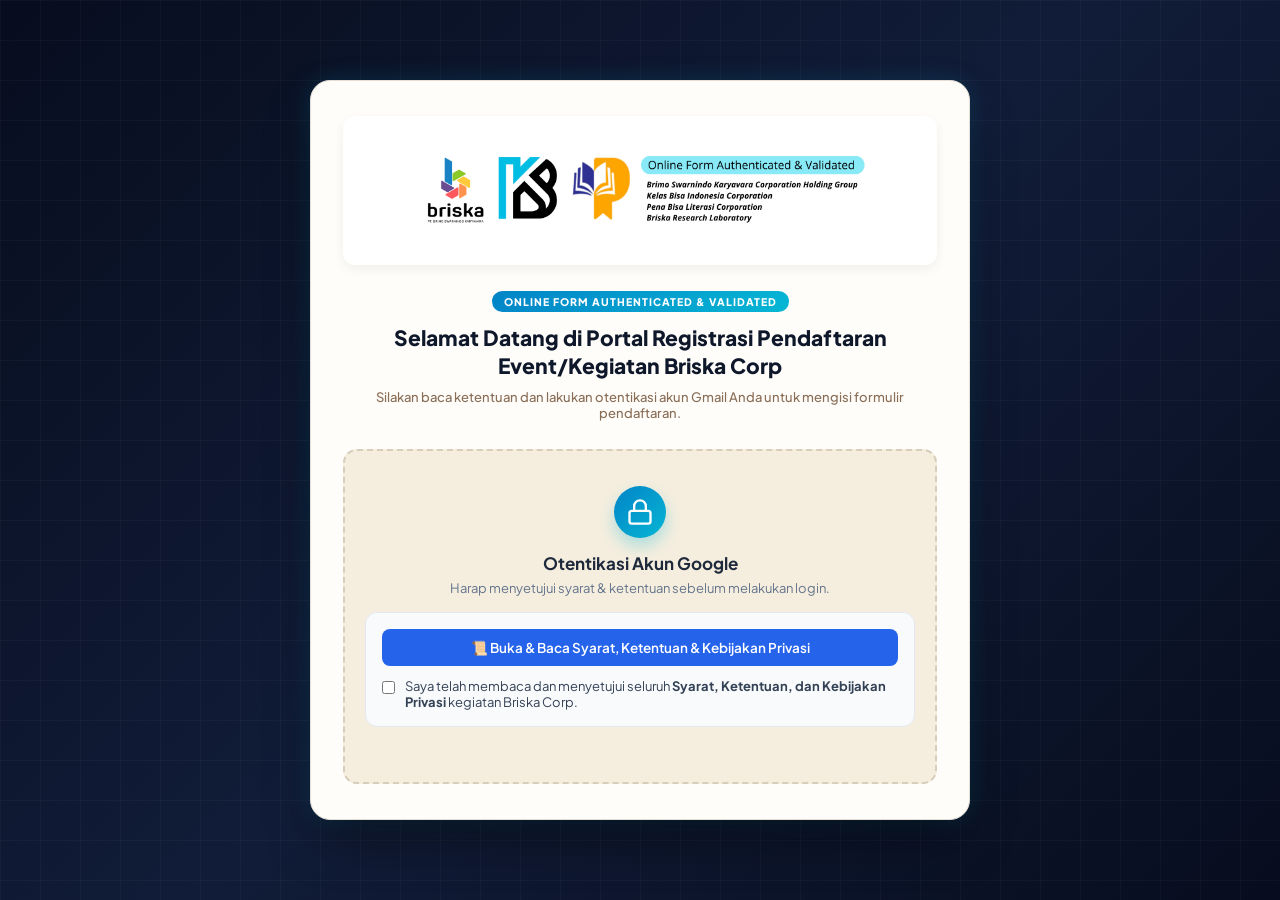
<file: index.html>
<!DOCTYPE html>
<html lang="id">
<head>
  <meta charset="UTF-8">
  <meta name="viewport" content="width=device-width, initial-scale=1.0">
  <title>Portal Registrasi Pendaftaran Event - Briska Corp</title>

  <!-- Google Fonts: Plus Jakarta Sans -->
  <link rel="preconnect" href="https://fonts.googleapis.com">
  <link rel="preconnect" href="https://fonts.gstatic.com" crossorigin>
  <link href="https://fonts.googleapis.com/css2?family=Plus+Jakarta+Sans:wght@400;500;600;700;800&display=swap" rel="stylesheet">

  <link rel="stylesheet" href="./styles.css">

  <style>
    .hidden { display: none !important; }

    /* Style Tambahan untuk Kotak Ketentuan Sebelum Auth */
    .terms-auth-box {
      background: #f8fafc;
      border: 1px solid #e2e8f0;
      border-radius: 12px;
      padding: 16px;
      margin-bottom: 20px;
      text-align: left;
    }
    .terms-auth-box a.btn-terms-link {
      display: inline-block;
      width: 100%;
      text-align: center;
      background: #2563eb;
      color: #ffffff;
      font-weight: 600;
      padding: 10px 16px;
      border-radius: 8px;
      text-decoration: none;
      font-size: 13.5px;
      margin-bottom: 12px;
      transition: background 0.2s;
    }
    .terms-auth-box a.btn-terms-link:hover {
      background: #1d4ed8;
    }
    .terms-checkbox-wrap {
      display: flex;
      align-items: flex-start;
      gap: 10px;
      font-size: 13px;
      color: #334155;
      cursor: pointer;
    }
    .terms-checkbox-wrap input {
      margin-top: 3px;
      cursor: pointer;
    }
  </style>

  <!-- Google Identity Services -->
  <script src="https://accounts.google.com/gsi/client" async defer></script>
</head>
<body>

  <!-- Background Tech Patterns -->
  <div class="bg-pattern-grid"></div>
  <div class="bg-pattern-glow"></div>

  <div class="main-wrapper">
    <div class="form-card">
      
      <!-- Banner Header Logo -->
      <div class="banner-wrapper">
        <img src="2026-08-12_Banner Form Online.png" alt="Banner Form Online Briska Corp" class="banner-img">
      </div>

      <!-- Header Teks Pembuka -->
      <div id="formHeader" class="form-header">
        <div class="badge-tag">ONLINE FORM AUTHENTICATED & VALIDATED</div>
        <h2>Selamat Datang di Portal Registrasi Pendaftaran Event/Kegiatan Briska Corp</h2>
        <p>Silakan baca ketentuan dan lakukan otentikasi akun Gmail Anda untuk mengisi formulir pendaftaran.</p>
      </div>

      <!-- 1. LOGIN GUARD (PEMBATAS AKSES GMAIL DENGAN SYARAT & KETENTUAN) -->
      <div id="loginGuard" class="login-guard-box">
        <div class="lock-avatar">
          <svg width="28" height="28" viewBox="0 0 24 24" fill="none" stroke="currentColor" stroke-width="2" stroke-linecap="round" stroke-linejoin="round"><rect x="3" y="11" width="18" height="11" rx="2" ry="2"></rect><path d="M7 11V7a5 5 0 0 1 10 0v4"></path></svg>
        </div>
        <h3>Otentikasi Akun Google</h3>
        <p style="margin-bottom: 16px;">Harap menyetujui syarat & ketentuan sebelum melakukan login.</p>

        <!-- KOTAK SYARAT & KETENTUAN SEBELUM AUTH -->
        <div class="terms-auth-box">
          <a href="terms.html" target="_blank" class="btn-terms-link">
            📜 Buka & Baca Syarat, Ketentuan & Kebijakan Privasi
          </a>
          <label class="terms-checkbox-wrap">
            <input type="checkbox" id="authTermsConsent">
            <span>Saya telah membaca dan menyetujui seluruh <strong>Syarat, Ketentuan, dan Kebijakan Privasi</strong> kegiatan Briska Corp.</span>
          </label>
        </div>

        <!-- TOMBOL GOOGLE LOGIN (BARU MUNCUL/DIBUKA SETELAH CHECKBOX DICENTANG) -->
        <div id="googleBtnContainer" class="google-btn-wrapper hidden">
          <div id="g_id_onload"
            data-client_id="870398895491-auveun1nckshkt8to4fpi993emkvbt0e.apps.googleusercontent.com"
            data-callback="handleCredentialResponse"
            data-auto_prompt="false">
          </div>
          <div class="g_id_signin"
            data-type="standard"
            data-size="large"
            data-theme="outline"
            data-text="continue_with"
            data-shape="pill"
            data-logo_alignment="left">
          </div>
        </div>
      </div>

      <!-- 2. FORMULIR REGISTRASI (DIPROTEKSI) -->
      <form id="registrationForm" class="hidden">
        
        <div class="user-badge">
          <div class="user-info">
            <span class="label">Terverifikasi sebagai:</span>
            <strong id="verifiedEmailText">email@gmail.com</strong>
          </div>
          <span class="verified-icon">✓ Terverifikasi</span>
        </div>

        <div class="form-section-title">A. Data Event & Skema Tarif</div>

        <!-- 1. BARU: Pilih Kategori Produk / Brand -->
        <div class="form-group">
          <label for="kategori_brand">Pilih Kategori Produk / Brand <span class="required">*</span></label>
          <select id="kategori_brand" required>
            <option value="">-- Pilih Kategori Produk / Brand --</option>
            <option value="event">1. Event & Lomba Ujian (Barugahub)</option>
            <option value="training">2. Pelatihan & Bimbel (Kelas Bisa)</option>
            <option value="to">3. Paket Try Out / Simulasi Ujian (Kelas Bisa)</option>
            <option value="buku">4. Buku & Paket Ujian (Pena Bisa)</option>
          </select>
        </div>

        <!-- 2. Pilih Event / Produk / Kegiatan -->
        <div class="form-group">
          <label for="kode_kegiatan">Pilih Event / Produk / Kegiatan <span class="required">*</span></label>
          <select id="kode_kegiatan" required disabled>
            <option value="">-- Pilih Kategori Produk Terlebih Dahulu --</option>
          </select>
        </div>

        <!-- 3. Pilih Bidang / Sub-Kategori Event -->
        <div class="form-group">
          <label for="bidang_kegiatan">Pilih Bidang / Kategori Event <span class="required">*</span></label>
          <select id="bidang_kegiatan" required disabled>
            <option value="">-- Pilih Produk Terlebih Dahulu --</option>
          </select>
        </div>

        <!-- 4. Skema / Opsi Tarif Pendaftaran -->
        <div class="form-group">
          <label for="jalur_daftar">Skema / Opsi Tarif Pendaftaran <span class="required">*</span></label>
          <select id="jalur_daftar" required>
            <option value="">-- Pilih Skema Tarif --</option>
            <option value="normal">1. Tarif Normal</option>
            <option value="early_bird">2. Tarif Early Bird</option>
            <option value="kolektif">3. Tarif Kolektif (3 Orang)</option>
            <option value="alumni">4. Tarif Alumni</option>
            <option value="riau_sulsel">5. Tarif Khusus Wilayah (Asal Riau & Sulsel)</option>
            <option value="profesi">6. Tarif Khusus Profesi (Mahasiswa / Guru / Dll)</option>
            <option value="bersyarat">7. Tarif Bersyarat (Medsos)</option>
            <option value="daerah_3t">8. Tarif Gratis Wilayah 3T</option>
            <option value="freemium">9. Tarif Gratis Freemium</option>
          </select>
        </div>

        <!-- Informasi Arahan Khusus Kolektif -->
        <div id="infoKolektif" class="info-alert hidden">
          <span class="alert-icon">💡</span>
          <div>
            <strong>Arahan Tarif Kolektif 3 Orang:</strong><br>
            Pastikan ke-3 peserta dalam kelompok mengunggah <u>file bukti bayar yang sama</u>.
          </div>
        </div>

        <div class="form-section-title">B. Identitas Diri Peserta</div>

        <div class="form-grid">
          <div class="form-group span-2">
            <label for="nama_lengkap">Nama Lengkap Peserta <span class="required">*</span></label>
            <input type="text" id="nama_lengkap" placeholder="Masukkan nama lengkap beserta gelar (jika ada)" required>
          </div>

          <!-- INPUT USERNAME CUSTOM -->
          <div class="form-group">
            <label for="username">Username Akses CBT / Ujian <span class="required">*</span></label>
            <input type="text" id="username" placeholder="Buat username unik (contoh: bimo123)" required>
          </div>

          <!-- INPUT USER TOKEN (PASSWORD AUTO GENERATE) -->
          <div class="form-group">
            <label for="user_token">User Token / Password CBT <span class="required">*</span></label>
            <input type="text" id="user_token" readonly placeholder="Otomatis dibuat saat memilih event" class="input-disabled input-uppercase" required>
          </div>

          <div class="form-group">
            <label for="nomor_hp">Nomor HP / WhatsApp <span class="required">*</span></label>
            <input type="text" id="nomor_hp" placeholder="Contoh: 081234567890" required>
          </div>

          <div class="form-group">
            <label for="email">Email (Gmail Terverifikasi) <span class="required">*</span></label>
            <input type="email" id="email" readonly required class="input-disabled">
          </div>

          <div class="form-group">
            <label for="jenis_kelamin">Jenis Kelamin <span class="required">*</span></label>
            <select id="jenis_kelamin" required>
              <option value="">-- Pilih Jenis Kelamin --</option>
              <option value="Laki-laki">Laki-laki</option>
              <option value="Perempuan">Perempuan</option>
            </select>
          </div>

          <div class="form-group">
            <label for="nomor_identitas">NIK / NISN / NIM / No. Peserta <span class="required">*</span></label>
            <input type="text" id="nomor_identitas" placeholder="Masukkan nomor identitas pendukung" required>
          </div>

          <div class="form-group span-2">
            <label for="asal_instansi">Asal Instansi / Sekolah / Kampus <span class="required">*</span></label>
            <input type="text" id="asal_instansi" placeholder="Contoh: Universitas Hasanuddin / SMA 1" required>
          </div>

          <div class="form-group span-2">
            <label for="pekerjaan_jurusan">Pekerjaan / Kelas / Jurusan Kuliah <span class="required">*</span></label>
            <input type="text" id="pekerjaan_jurusan" placeholder="Contoh: S1 Teknik Informatika / Kelas 12 IPA" required>
          </div>

          <div class="form-group">
            <label for="asal_kabupaten">Asal Kabupaten / Kota <span class="required">*</span></label>
            <input type="text" id="asal_kabupaten" placeholder="Contoh: Kota Makassar / Kab. Gowa" required>
          </div>

          <div class="form-group">
            <label for="asal_provinsi">Asal Provinsi <span class="required">*</span></label>
            <select id="asal_provinsi" required>
              <option value="">-- Pilih Provinsi --</option>
              <option value="Aceh">Aceh</option>
              <option value="Sumatera Utara">Sumatera Utara</option>
              <option value="Sumatera Barat">Sumatera Barat</option>
              <option value="Riau">Riau</option>
              <option value="Kepulauan Riau">Kepulauan Riau</option>
              <option value="Jambi">Jambi</option>
              <option value="Sumatera Selatan">Sumatera Selatan</option>
              <option value="Bangka Belitung">Bangka Belitung</option>
              <option value="Bengkulu">Bengkulu</option>
              <option value="Lampung">Lampung</option>
              <option value="DKI Jakarta">DKI Jakarta</option>
              <option value="Jawa Barat">Jawa Barat</option>
              <option value="Banten">Banten</option>
              <option value="Jawa Tengah">Jawa Tengah</option>
              <option value="DI Yogyakarta">DI Yogyakarta</option>
              <option value="Jawa Timur">Jawa Timur</option>
              <option value="Bali">Bali</option>
              <option value="Nusa Tenggara Barat">Nusa Tenggara Barat</option>
              <option value="Nusa Tenggara Timur">Nusa Tenggara Timur</option>
              <option value="Kalimantan Barat">Kalimantan Barat</option>
              <option value="Kalimantan Tengah">Kalimantan Tengah</option>
              <option value="Kalimantan Selatan">Kalimantan Selatan</option>
              <option value="Kalimantan Timur">Kalimantan Timur</option>
              <option value="Kalimantan Utara">Kalimantan Utara</option>
              <option value="Sulawesi Utara">Sulawesi Utara</option>
              <option value="Gorontalo">Gorontalo</option>
              <option value="Sulawesi Tengah">Sulawesi Tengah</option>
              <option value="Sulawesi Barat">Sulawesi Barat</option>
              <option value="Sulawesi Selatan">Sulawesi Selatan</option>
              <option value="Sulawesi Tenggara">Sulawesi Tenggara</option>
              <option value="Maluku">Maluku</option>
              <option value="Maluku Utara">Maluku Utara</option>
              <option value="Papua">Papua</option>
              <option value="Papua Barat">Papua Barat</option>
              <option value="Papua Selatan">Papua Selatan</option>
              <option value="Papua Tengah">Papua Tengah</option>
              <option value="Papua Pegunungan">Papua Pegunungan</option>
              <option value="Papua Barat Daya">Papua Barat Daya</option>
            </select>
          </div>
        </div>

        <div class="form-section-title">C. Upload Berkas Persyaratan</div>

        <!-- DYNAMIC UPLOAD SECTIONS -->
        <div id="secBayar" class="upload-section hidden">
          <div class="upload-box">
            <label for="bukti_bayar">Upload Bukti Transfer / Pembayaran (JPG/PNG) <span class="required">*</span></label>
            <input type="file" id="bukti_bayar" accept="image/jpeg, image/png" disabled>
          </div>
        </div>

        <div id="secKtp" class="upload-section hidden">
          <div class="upload-box">
            <label for="bukti_ktp">Upload Foto KTP <span class="required">*</span></label>
            <input type="file" id="bukti_ktp" accept="image/jpeg, image/png" disabled>
          </div>
        </div>

        <div id="secIdentitasSpesifik" class="upload-section hidden">
          <div class="upload-box">
            <label for="bukti_identitas_spesifik">Upload Foto Identitas Spesifik (KTM/NUPTK/Kartu Pegawai/ID Card) <span class="required">*</span></label>
            <input type="file" id="bukti_identitas_spesifik" accept="image/jpeg, image/png" disabled>
          </div>
        </div>

        <div id="secMedsos" class="upload-section hidden">
          <div class="upload-box">
            <label for="bukti_follow_kelasbisa">1. Upload Bukti Follow @kelasbisaid <span class="required">*</span></label>
            <input type="file" id="bukti_follow_kelasbisa" accept="image/jpeg, image/png" disabled>
          </div>
          <div class="upload-box">
            <label for="bukti_follow_pelaksana">2. Upload Bukti Follow IG Pelaksana (@pilar.juara / @geodatis / lainnya) <span class="required">*</span></label>
            <input type="file" id="bukti_follow_pelaksana" accept="image/jpeg, image/png" disabled>
          </div>
          <div class="upload-box">
            <label for="bukti_komen_tag">3. Upload Bukti Komentar Tag 10 Teman <span class="required">*</span></label>
            <input type="file" id="bukti_komen_tag" accept="image/jpeg, image/png" disabled>
          </div>
          <div class="upload-box">
            <label for="bukti_share_wa_tele">4. Upload Bukti Share Konten ke Grup WA/Telegram <span class="required">*</span></label>
            <input type="file" id="bukti_share_wa_tele" accept="image/jpeg, image/png" disabled>
          </div>
          <div class="upload-box">
            <label for="bukti_share_story">5. Upload Bukti Share Konten ke Story WA/IG <span class="required">*</span></label>
            <input type="file" id="bukti_share_story" accept="image/jpeg, image/png" disabled>
          </div>
        </div>

        <div class="form-section-title">D. Konfirmasi Akhir</div>

        <!-- PERTANYAAN PENUTUP -->
        <div class="form-group">
          <label for="persetujuan_iklan">Apakah Bersedia Mendapatkan Update Iklan di Email Terkait Produk Briska Holding Group? <span class="required">*</span></label>
          <select id="persetujuan_iklan" required>
            <option value="">-- Pilih Persetujuan --</option>
            <option value="Ya">Ya, Saya Bersedia</option>
            <option value="Tidak">Tidak</option>
          </select>
        </div>

        <button type="submit" id="btnSubmit" class="btn-submit">
          <span>Kirim Pendaftaran</span>
        </button>

      </form>
      
      <div id="responseMessage" class="hidden"></div>

      <!-- 3. HALAMAN SUCCESS PAGE -->
      <div id="successPage" class="success-page hidden">
        <div class="success-icon-wrap">
          <div class="success-icon">✓</div>
        </div>

        <h2>Pendaftaran Berhasil</h2>
        
        <p class="success-intro">
          Terima kasih telah melengkapi dan mengirimkan data pendaftaran. Data Anda telah kami terima dan akan diproses sesuai dengan ketentuan kegiatan.
        </p>

        <!-- KOTAK RANGKUMAN KREDENSIAL & NOTIFIKASI EMAIL #1 -->
        <div class="credentials-summary-box" style="background: #f0f9ff; border: 1.5px dashed #0284c7; padding: 18px; border-radius: 12px; margin-bottom: 20px;">
          <h3 style="font-size: 15px; font-weight: 800; color: #0f172a; margin-bottom: 12px; text-align: center;">
            🔑 Rangkuman Kredensial Akses CBT Ujian
          </h3>
          <div style="font-size: 13.5px; color: #334155; line-height: 1.8;">
            <p><strong>Username:</strong> <span id="resUsername" style="color: #0284c7; font-weight: 700;">-</span></p>
            <p><strong>User Token (Password):</strong> <span id="resUserToken" style="color: #0284c7; font-weight: 700;">-</span></p>
            <p><strong>Status Akun:</strong> <span style="background: #fef3c7; color: #92400e; padding: 3px 8px; border-radius: 6px; font-weight: 700; font-size: 12px;">MENUNGGU VERIFIKASI (PENDING)</span></p>
          </div>
          <div style="margin-top: 12px; font-size: 12.5px; color: #0369a1; background: #e0f2fe; padding: 10px 12px; border-radius: 8px;">
            📧 <strong>Konfirmasi Email Dikirim:</strong> Rangkuman data pendaftaran & kredensial di atas telah kami kirimkan ke email Anda (<strong id="resEmailText">-</strong>).
          </div>
        </div>

        <div class="success-alert">
          Mohon pastikan informasi yang Anda berikan sudah benar. Informasi lebih lanjut mengenai tahapan berikutnya akan disampaikan melalui kontak yang telah Anda cantumkan.
        </div>

        <p class="cs-instruction">
          Jika Anda memiliki pertanyaan, membutuhkan informasi lebih lanjut, atau ingin melakukan konfirmasi terkait pendaftaran, silakan menghubungi layanan Customer Service (CS) sesuai kebutuhan Anda:
        </p>

        <div class="section-subtitle">Layanan Customer Service</div>

        <div class="cs-grid">
          <a href="https://wa.me/6282268118842" target="_blank" class="cs-card">
            <div class="cs-title">CEO – Kak Bimo</div>
            <div class="cs-link">WhatsApp: +62 822-6811-8842</div>
          </a>

          <a href="https://wa.me/628119944511" target="_blank" class="cs-card">
            <div class="cs-title">Perusahaan Holding – Briska</div>
            <div class="cs-link">WhatsApp: +62 811-9944-511</div>
          </a>

          <a href="https://wa.me/6285711000363" target="_blank" class="cs-card">
            <div class="cs-title">Bimbel & Pelatihan – Kelas Bisa</div>
            <div class="cs-link">WhatsApp: +62 857-1100-0363</div>
          </a>

          <a href="https://wa.me/628581200045" target="_blank" class="cs-card">
            <div class="cs-title">Penerbit Buku – Pena Bisa</div>
            <div class="cs-link">WhatsApp: +62 858-1200-045</div>
          </a>
        </div>

        <div class="section-subtitle" style="margin-top: 25px;">Bergabung dengan Komunitas</div>
        <p class="community-desc">
          Dapatkan informasi terbaru mengenai kegiatan, program, dan berbagai aktivitas kami dengan bergabung ke komunitas:
        </p>

        <div class="community-buttons">
          <a href="https://whatsapp.com/channel/0029VbCLqDkCHDyeEiovrG44" target="_blank" class="btn-community btn-wa">
            📱 WhatsApp Channel
          </a>
          <a href="https://t.me/pokiedu" target="_blank" class="btn-community btn-tele">
            ✈️ Telegram Komunitas
          </a>
        </div>

        <p class="success-footer">
          Sampai jumpa dan terima kasih atas partisipasi Anda. Kami menantikan kehadiran Anda dalam kegiatan yang telah didaftarkan.
        </p>
      </div>

    </div>
  </div>

  <!-- SCRIPT LOGIK UNTUK KONTROL BUTTON GOOGLE -->
  <script>
    document.addEventListener('DOMContentLoaded', function () {
      const consentCheckbox = document.getElementById('authTermsConsent');
      const googleBtnContainer = document.getElementById('googleBtnContainer');

      if (consentCheckbox && googleBtnContainer) {
        consentCheckbox.addEventListener('change', function () {
          if (this.checked) {
            googleBtnContainer.classList.remove('hidden');
          } else {
            googleBtnContainer.classList.add('hidden');
          }
        });
      }
    });
  </script>

  <script src="./script.js"></script>
</body>
</html>
</file>
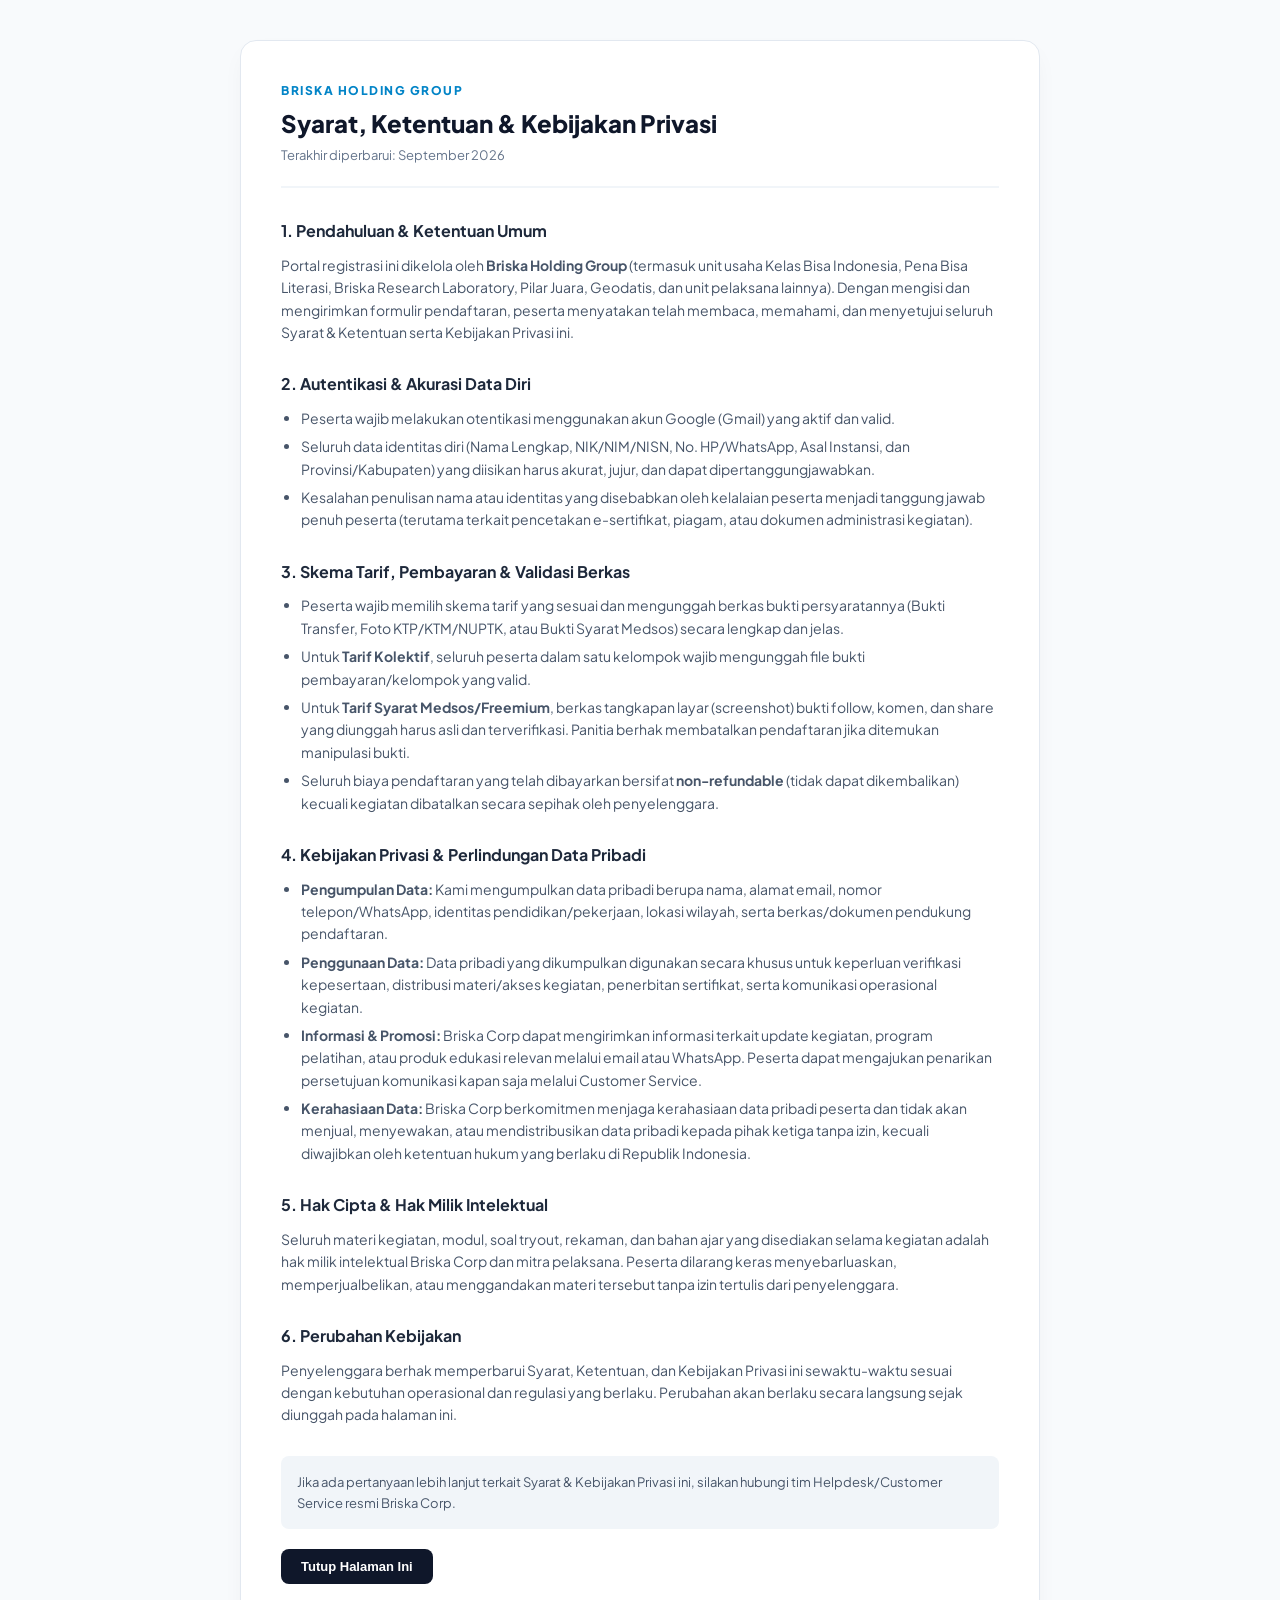
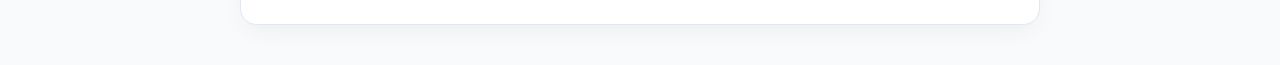
<file: terms.html>
<!DOCTYPE html>
<html lang="id">
<head>
  <meta charset="UTF-8">
  <meta name="viewport" content="width=device-width, initial-scale=1.0">
  <title>Kebijakan Privasi & Syarat Ketentuan - Briska Corp</title>
  <link rel="preconnect" href="https://fonts.googleapis.com">
  <link rel="preconnect" href="https://fonts.gstatic.com" crossorigin>
  <link href="https://fonts.googleapis.com/css2?family=Plus+Jakarta+Sans:wght@400;500;600;700;800&display=swap" rel="stylesheet">
  <style>
    :root {
      --primary-blue: #0284c7;
      --primary-cyan: #06b6d4;
      --bg-dark: #0f172a;
      --text-main: #334155;
      --bg-light: #f8fafc;
    }
    
    * { box-sizing: border-box; margin: 0; padding: 0; }

    body {
      font-family: 'Plus Jakarta Sans', sans-serif;
      background-color: var(--bg-light);
      color: var(--text-main);
      line-height: 1.6;
      padding: 40px 20px;
    }

    .container {
      max-width: 800px;
      margin: 0 auto;
      background: #ffffff;
      padding: 40px;
      border-radius: 16px;
      box-shadow: 0 10px 25px -5px rgba(0,0,0,0.05), 0 8px 10px -6px rgba(0,0,0,0.01);
      border: 1px solid #e2e8f0;
    }

    .header {
      border-bottom: 2px solid #f1f5f9;
      padding-bottom: 20px;
      margin-bottom: 30px;
    }

    .brand-title {
      font-size: 12px;
      font-weight: 800;
      letter-spacing: 1.5px;
      text-transform: uppercase;
      color: var(--primary-blue);
      margin-bottom: 8px;
    }

    h1 {
      font-size: 24px;
      font-weight: 800;
      color: #0f172a;
      line-height: 1.3;
    }

    .update-date {
      font-size: 13px;
      color: #64748b;
      margin-top: 6px;
    }

    .content section {
      margin-bottom: 28px;
    }

    h2 {
      font-size: 16px;
      font-weight: 700;
      color: #1e293b;
      margin-bottom: 10px;
    }

    p, li {
      font-size: 14px;
      color: #475569;
    }

    p { margin-bottom: 10px; }

    ul {
      padding-left: 20px;
      margin-bottom: 12px;
    }

    li { margin-bottom: 6px; }

    .footer-note {
      background: #f1f5f9;
      padding: 16px;
      border-radius: 8px;
      font-size: 13px;
      color: #475569;
      margin-top: 30px;
    }

    .btn-close {
      display: inline-block;
      margin-top: 20px;
      background: var(--bg-dark);
      color: #ffffff;
      padding: 10px 20px;
      border-radius: 8px;
      text-decoration: none;
      font-size: 13px;
      font-weight: 600;
      border: none;
      cursor: pointer;
    }

    .btn-close:hover {
      background: #1e293b;
    }
  </style>
</head>
<body>

  <div class="container">
    <div class="header">
      <div class="brand-title">Briska Holding Group</div>
      <h1>Syarat, Ketentuan & Kebijakan Privasi</h1>
      <div class="update-date">Terakhir diperbarui: September 2026</div>
    </div>

    <div class="content">
      <section>
        <h2>1. Pendahuluan & Ketentuan Umum</h2>
        <p>Portal registrasi ini dikelola oleh <strong>Briska Holding Group</strong> (termasuk unit usaha Kelas Bisa Indonesia, Pena Bisa Literasi, Briska Research Laboratory, Pilar Juara, Geodatis, dan unit pelaksana lainnya). Dengan mengisi dan mengirimkan formulir pendaftaran, peserta menyatakan telah membaca, memahami, dan menyetujui seluruh Syarat & Ketentuan serta Kebijakan Privasi ini.</p>
      </section>

      <section>
        <h2>2. Autentikasi & Akurasi Data Diri</h2>
        <ul>
          <li>Peserta wajib melakukan otentikasi menggunakan akun Google (Gmail) yang aktif dan valid.</li>
          <li>Seluruh data identitas diri (Nama Lengkap, NIK/NIM/NISN, No. HP/WhatsApp, Asal Instansi, dan Provinsi/Kabupaten) yang diisikan harus akurat, jujur, dan dapat dipertanggungjawabkan.</li>
          <li>Kesalahan penulisan nama atau identitas yang disebabkan oleh kelalaian peserta menjadi tanggung jawab penuh peserta (terutama terkait pencetakan e-sertifikat, piagam, atau dokumen administrasi kegiatan).</li>
        </ul>
      </section>

      <section>
        <h2>3. Skema Tarif, Pembayaran & Validasi Berkas</h2>
        <ul>
          <li>Peserta wajib memilih skema tarif yang sesuai dan mengunggah berkas bukti persyaratannya (Bukti Transfer, Foto KTP/KTM/NUPTK, atau Bukti Syarat Medsos) secara lengkap dan jelas.</li>
          <li>Untuk <strong>Tarif Kolektif</strong>, seluruh peserta dalam satu kelompok wajib mengunggah file bukti pembayaran/kelompok yang valid.</li>
          <li>Untuk <strong>Tarif Syarat Medsos/Freemium</strong>, berkas tangkapan layar (screenshot) bukti follow, komen, dan share yang diunggah harus asli dan terverifikasi. Panitia berhak membatalkan pendaftaran jika ditemukan manipulasi bukti.</li>
          <li>Seluruh biaya pendaftaran yang telah dibayarkan bersifat <strong>non-refundable</strong> (tidak dapat dikembalikan) kecuali kegiatan dibatalkan secara sepihak oleh penyelenggara.</li>
        </ul>
      </section>

      <section>
        <h2>4. Kebijakan Privasi & Perlindungan Data Pribadi</h2>
        <ul>
          <li><strong>Pengumpulan Data:</strong> Kami mengumpulkan data pribadi berupa nama, alamat email, nomor telepon/WhatsApp, identitas pendidikan/pekerjaan, lokasi wilayah, serta berkas/dokumen pendukung pendaftaran.</li>
          <li><strong>Penggunaan Data:</strong> Data pribadi yang dikumpulkan digunakan secara khusus untuk keperluan verifikasi kepesertaan, distribusi materi/akses kegiatan, penerbitan sertifikat, serta komunikasi operasional kegiatan.</li>
          <li><strong>Informasi & Promosi:</strong> Briska Corp dapat mengirimkan informasi terkait update kegiatan, program pelatihan, atau produk edukasi relevan melalui email atau WhatsApp. Peserta dapat mengajukan penarikan persetujuan komunikasi kapan saja melalui Customer Service.</li>
          <li><strong>Kerahasiaan Data:</strong> Briska Corp berkomitmen menjaga kerahasiaan data pribadi peserta dan tidak akan menjual, menyewakan, atau mendistribusikan data pribadi kepada pihak ketiga tanpa izin, kecuali diwajibkan oleh ketentuan hukum yang berlaku di Republik Indonesia.</li>
        </ul>
      </section>

      <section>
        <h2>5. Hak Cipta & Hak Milik Intelektual</h2>
        <p>Seluruh materi kegiatan, modul, soal tryout, rekaman, dan bahan ajar yang disediakan selama kegiatan adalah hak milik intelektual Briska Corp dan mitra pelaksana. Peserta dilarang keras menyebarluaskan, memperjualbelikan, atau menggandakan materi tersebut tanpa izin tertulis dari penyelenggara.</p>
      </section>

      <section>
        <h2>6. Perubahan Kebijakan</h2>
        <p>Penyelenggara berhak memperbarui Syarat, Ketentuan, dan Kebijakan Privasi ini sewaktu-waktu sesuai dengan kebutuhan operasional dan regulasi yang berlaku. Perubahan akan berlaku secara langsung sejak diunggah pada halaman ini.</p>
      </section>

      <div class="footer-note">
        Jika ada pertanyaan lebih lanjut terkait Syarat & Kebijakan Privasi ini, silakan hubungi tim Helpdesk/Customer Service resmi Briska Corp.
      </div>

      <button class="btn-close" onclick="window.close()">Tutup Halaman Ini</button>
    </div>
  </div>

</body>
</html>
</file>
<file: styles.css>
/* ==========================================
   GOOGLE FONTS IMPORT (Plus Jakarta Sans)
   ========================================== */
@import url('https://fonts.googleapis.com/css2?family=Plus+Jakarta+Sans:wght@400;500;600;700;800&display=swap');

/* ==========================================
   CSS VARIABLES (THEME COLOR PALETTE)
   - Dominan: Tech Navy Blue & Cyan Glow
   - Mix: Warm Brown & Soft Cream
   ========================================== */
:root {
  --bg-dark: #070d1e;
  --bg-gradient: linear-gradient(135deg, #070d1e 0%, #111c38 50%, #070d1e 100%);
  
  --card-bg: #fefdfa;           /* Soft Warm Cream */
  --card-border: #e6ded5;
  
  --text-main: #0f172a;         /* Deep Slate Navy */
  --text-muted: #64748b;
  --text-brown: #8a6d55;        /* Soft Warm Brown Accent */
  
  --primary-blue: #0284c7;      /* Tech Blue */
  --primary-cyan: #06b6d4;      /* Vibrant Cyan */
  --cyan-glow: rgba(6, 182, 212, 0.25);
  
  --accent-cream: #f5eedf;      /* Rich Cream Container */
  --cream-border: #d8ccbb;
  
  --input-bg: #ffffff;
  --input-border: #cbd5e1;
  
  --radius-card: 20px;
  --radius-btn: 10px;
  --radius-input: 8px;
  
  --shadow-card: 0 25px 50px -12px rgba(0, 0, 0, 0.5), 0 0 25px rgba(6, 182, 212, 0.18);
}

/* ==========================================
   RESET & BASE STYLES
   ========================================== */
* {
  box-sizing: border-box;
  margin: 0;
  padding: 0;
  font-family: 'Plus Jakarta Sans', -apple-system, BlinkMacSystemFont, sans-serif;
}

body {
  background: var(--bg-gradient);
  color: var(--text-main);
  min-height: 100vh;
  display: flex;
  justify-content: center;
  align-items: center;
  padding: 40px 15px;
  position: relative;
  overflow-x: hidden;
}

/* Background Geometric Lines & Grid Patterns */
.bg-pattern-grid {
  position: fixed;
  top: 0; 
  left: 0; 
  width: 100%; 
  height: 100%;
  background-image: 
    linear-gradient(to right, rgba(255, 255, 255, 0.03) 1px, transparent 1px),
    linear-gradient(to bottom, rgba(255, 255, 255, 0.03) 1px, transparent 1px);
  background-size: 40px 40px;
  pointer-events: none;
  z-index: 0;
}

.bg-pattern-glow {
  position: fixed;
  top: 50%; 
  left: 50%;
  transform: translate(-50%, -50%);
  width: 700px; 
  height: 700px;
  background: radial-gradient(circle, rgba(6, 182, 212, 0.12) 0%, rgba(2, 132, 199, 0.05) 50%, transparent 70%);
  pointer-events: none;
  z-index: 0;
}

.main-wrapper {
  width: 100%;
  max-width: 660px;
  position: relative;
  z-index: 1;
}

/* ==========================================
   CARD CONTAINER & BANNER HEADER
   ========================================== */
.form-card {
  background-color: var(--card-bg);
  border: 1px solid var(--card-border);
  border-radius: var(--radius-card);
  box-shadow: var(--shadow-card);
  padding: 35px 32px;
  overflow: hidden;
}

.banner-wrapper {
  width: 100%;
  max-width: 100%;
  margin-bottom: 24px;
  border-radius: 12px;
  overflow: hidden;
  box-shadow: 0 4px 12px rgba(0, 0, 0, 0.06);
  display: flex;
  justify-content: center;
  align-items: center;
}

.banner-img {
  width: 100% !important;
  max-width: 100% !important;
  height: auto !important;
  display: block;
  object-fit: cover;
}

/* Header Text */
.form-header {
  text-align: center;
  margin-bottom: 28px;
}

.badge-tag {
  display: inline-block;
  background: linear-gradient(135deg, var(--primary-blue), var(--primary-cyan));
  color: #ffffff;
  font-size: 10.5px;
  font-weight: 800;
  letter-spacing: 1px;
  padding: 4px 12px;
  border-radius: 20px;
  margin-bottom: 12px;
}

.form-header h2 {
  font-size: 21px;
  font-weight: 800;
  color: #0f172a;
  line-height: 1.35;
  margin-bottom: 8px;
}

.form-header p {
  font-size: 13px;
  color: var(--text-brown);
  font-weight: 500;
}

/* ==========================================
   LOGIN GUARD (GOOGLE AUTHENTICATION BOX)
   ========================================== */
.login-guard-box {
  background-color: var(--accent-cream);
  border: 2px dashed var(--cream-border);
  border-radius: 14px;
  padding: 35px 20px;
  text-align: center;
}

.lock-avatar {
  width: 52px; 
  height: 52px;
  background: linear-gradient(135deg, var(--primary-blue), var(--primary-cyan));
  color: #ffffff;
  border-radius: 50%;
  display: flex; 
  align-items: center; 
  justify-content: center;
  margin: 0 auto 14px auto;
  box-shadow: 0 8px 16px rgba(6, 182, 212, 0.3);
}

.login-guard-box h3 {
  font-size: 17px;
  color: #1e293b;
  margin-bottom: 6px;
}

.login-guard-box p {
  font-size: 13px;
  color: var(--text-muted);
  margin-bottom: 22px;
}

.google-btn-wrapper {
  display: flex;
  justify-content: center;
}

/* ==========================================
   USER BADGE & SECTION TITLES
   ========================================== */
.user-badge {
  background: linear-gradient(135deg, #e0f2fe, #cff4fc);
  border-left: 4px solid var(--primary-cyan);
  padding: 12px 16px;
  border-radius: 8px;
  display: flex;
  justify-content: space-between;
  align-items: center;
  margin-bottom: 22px;
}

.user-badge .label {
  display: block;
  font-size: 11px;
  color: #0369a1;
  font-weight: 600;
}

.user-badge strong {
  font-size: 13.5px;
  color: #0c4a6e;
}

.verified-icon {
  font-size: 12px;
  font-weight: 700;
  color: #0284c7;
  background: #ffffff;
  padding: 4px 10px;
  border-radius: 12px;
}

.form-section-title {
  font-size: 13.5px;
  font-weight: 800;
  color: var(--primary-blue);
  text-transform: uppercase;
  letter-spacing: 0.5px;
  margin: 26px 0 16px 0;
  padding-bottom: 6px;
  border-bottom: 2px solid #e2e8f0;
}

/* ==========================================
   FORM CONTROLS & GRID LAYOUT
   ========================================== */
.form-grid {
  display: grid;
  grid-template-columns: repeat(2, 1fr);
  gap: 15px;
}

.span-2 { 
  grid-column: span 2; 
}

.form-group { 
  margin-bottom: 16px; 
}

.form-group label {
  display: block;
  font-size: 12.5px;
  font-weight: 700;
  color: #334155;
  margin-bottom: 6px;
}

.required { 
  color: #ef4444; 
}

.form-group input[type="text"],
.form-group input[type="email"],
.form-group select {
  width: 100%;
  padding: 11px 14px;
  border: 1px solid var(--input-border);
  border-radius: var(--radius-input);
  font-size: 13.5px;
  color: var(--text-main);
  background-color: var(--input-bg);
  outline: none;
  transition: all 0.2s ease;
}

.form-group input:focus,
.form-group select:focus {
  border-color: var(--primary-cyan);
  box-shadow: 0 0 0 3px var(--cyan-glow);
}

.input-uppercase {
  text-transform: uppercase;
  font-weight: 700;
  color: var(--primary-blue) !important;
}

.input-disabled {
  background-color: #f1f5f9 !important;
  color: #64748b !important;
  cursor: not-allowed;
}

/* Info Alert */
.info-alert {
  background-color: #fef3c7;
  border: 1px solid #fde68a;
  border-left: 4px solid #f59e0b;
  color: #78350f;
  padding: 12px 15px;
  border-radius: 8px;
  font-size: 12.5px;
  display: flex; 
  gap: 10px;
  margin-bottom: 18px;
}

/* ==========================================
   UPLOAD SECTIONS (FILE BOXES)
   ========================================== */
.upload-section {
  background-color: var(--accent-cream);
  border: 1.5px dashed var(--cream-border);
  border-radius: 12px;
  padding: 18px;
  margin-bottom: 18px;
}

.upload-box { 
  margin-bottom: 14px; 
}

.upload-box:last-child { 
  margin-bottom: 0; 
}

.upload-box label {
  font-size: 12px;
  font-weight: 700;
  color: var(--text-brown);
  margin-bottom: 6px;
  display: block;
}

.upload-box input[type="file"] {
  width: 100%;
  font-size: 12px;
  background: #ffffff;
  padding: 8px;
  border: 1px solid var(--input-border);
  border-radius: 6px;
}

.upload-box input[type="file"]::file-selector-button {
  background: linear-gradient(135deg, var(--primary-blue), var(--primary-cyan));
  color: #ffffff;
  border: none;
  padding: 6px 12px;
  border-radius: 4px;
  font-weight: 600;
  cursor: pointer;
  margin-right: 10px;
}

/* ==========================================
   TERMS & CONDITIONS CHECKBOX BOX
   ========================================== */
.checkbox-group {
  margin-top: 20px;
  margin-bottom: 10px;
}

.checkbox-label {
  display: flex;
  align-items: flex-start;
  gap: 12px;
  font-size: 12.5px;
  color: #334155;
  line-height: 1.5;
  cursor: pointer;
  background-color: #f8fafc;
  border: 1px solid var(--input-border);
  padding: 14px 16px;
  border-radius: 10px;
  transition: all 0.2s ease;
}

.checkbox-label:hover {
  border-color: var(--primary-cyan);
  background-color: #f0f9ff;
}

.checkbox-label input[type="checkbox"] {
  width: 18px;
  height: 18px;
  margin-top: 2px;
  accent-color: var(--primary-blue);
  cursor: pointer;
  flex-shrink: 0;
}

.checkbox-label a {
  color: var(--primary-blue);
  text-decoration: underline;
  font-weight: 600;
}

.checkbox-label a:hover {
  color: var(--primary-cyan);
}

/* ==========================================
   SUBMIT BUTTON
   ========================================== */
.btn-submit {
  width: 100%;
  background: linear-gradient(135deg, var(--primary-blue), var(--primary-cyan));
  color: #ffffff;
  border: none;
  padding: 15px;
  font-size: 15px;
  font-weight: 700;
  border-radius: var(--radius-btn);
  cursor: pointer;
  margin-top: 15px;
  box-shadow: 0 8px 20px rgba(6, 182, 212, 0.35);
  transition: transform 0.2s ease;
}

.btn-submit:hover { 
  transform: translateY(-2px); 
}

.btn-submit:disabled { 
  background: #cbd5e1; 
  box-shadow: none; 
  cursor: not-allowed; 
  transform: none; 
}

/* Response Message */
#responseMessage {
  margin-top: 20px;
  padding: 12px;
  border-radius: 8px;
  font-size: 13px;
  font-weight: 700;
  text-align: center;
}

.msg-success { 
  background: #d1fae5; 
  color: #065f46; 
}

.msg-error { 
  background: #fee2e2; 
  color: #991b1b; 
}

/* ==========================================
   SUCCESS PAGE STYLING & CREDENTIALS BOX
   ========================================== */
.success-page {
  text-align: left;
  padding-top: 10px;
}

.success-icon-wrap {
  text-align: center;
  margin-bottom: 15px;
}

.success-icon {
  width: 60px; 
  height: 60px;
  background: #10b981;
  color: #ffffff;
  font-size: 32px;
  font-weight: 800;
  border-radius: 50%;
  display: inline-flex;
  align-items: center; 
  justify-content: center;
  box-shadow: 0 10px 20px rgba(16, 185, 129, 0.3);
}

.success-page h2 {
  text-align: center;
  font-size: 24px;
  font-weight: 800;
  color: #0f172a;
  margin-bottom: 12px;
}

.success-intro {
  font-size: 13.5px;
  color: #334155;
  line-height: 1.6;
  margin-bottom: 16px;
  text-align: center;
}

/* Styling Tambahan Kotak Kredensial CBT */
.credentials-summary-box {
  background-color: #f0f9ff;
  border: 1.5px dashed var(--primary-blue);
  padding: 18px;
  border-radius: 12px;
  margin-bottom: 20px;
}

.success-alert {
  background-color: #ecfdf5;
  border: 1px solid #a7f3d0;
  color: #065f46;
  padding: 12px 15px;
  border-radius: 8px;
  font-size: 12.5px;
  line-height: 1.5;
  margin-bottom: 20px;
}

.cs-instruction {
  font-size: 13px;
  color: #475569;
  line-height: 1.5;
  margin-bottom: 15px;
}

.section-subtitle {
  font-size: 14px;
  font-weight: 800;
  color: var(--primary-blue);
  text-transform: uppercase;
  letter-spacing: 0.5px;
  margin-bottom: 12px;
}

.cs-grid {
  display: grid;
  grid-template-columns: repeat(2, 1fr);
  gap: 10px;
  margin-bottom: 20px;
}

.cs-card {
  display: block;
  background-color: #ffffff;
  border: 1px solid #e2e8f0;
  border-radius: 8px;
  padding: 12px 14px;
  text-decoration: none;
  transition: all 0.2s ease;
}

.cs-card:hover {
  border-color: var(--primary-cyan);
  box-shadow: 0 4px 12px rgba(6, 182, 212, 0.15);
  transform: translateY(-2px);
}

.cs-title {
  font-size: 12.5px;
  font-weight: 700;
  color: #1e293b;
  margin-bottom: 4px;
}

.cs-link {
  font-size: 11.5px;
  color: #0284c7;
  font-weight: 600;
}

.community-desc {
  font-size: 12.5px;
  color: #475569;
  margin-bottom: 12px;
}

.community-buttons {
  display: grid;
  grid-template-columns: repeat(2, 1fr);
  gap: 10px;
  margin-bottom: 25px;
}

.btn-community {
  display: inline-flex;
  align-items: center;
  justify-content: center;
  padding: 12px;
  border-radius: 8px;
  font-size: 13px;
  font-weight: 700;
  text-decoration: none;
  color: #ffffff;
  transition: transform 0.2s ease;
}

.btn-community:hover { 
  transform: translateY(-2px); 
}

.btn-wa { 
  background-color: #25d366; 
}

.btn-tele { 
  background-color: #229ed9; 
}

.success-footer {
  font-size: 12.5px;
  color: #64748b;
  text-align: center;
  border-top: 1px solid #e2e8f0;
  padding-top: 15px;
  font-style: italic;
}

.hidden { 
  display: none !important; 
}

/* ==========================================
   RESPONSIVE (MOBILE OPTIMIZATION)
   ========================================== */
@media (max-width: 580px) {
  .form-grid, 
  .cs-grid, 
  .community-buttons { 
    grid-template-columns: 1fr; 
  }
  
  .span-2 { 
    grid-column: span 1; 
  }
  
  .form-card { 
    padding: 25px 18px; 
  }
}
</file>
